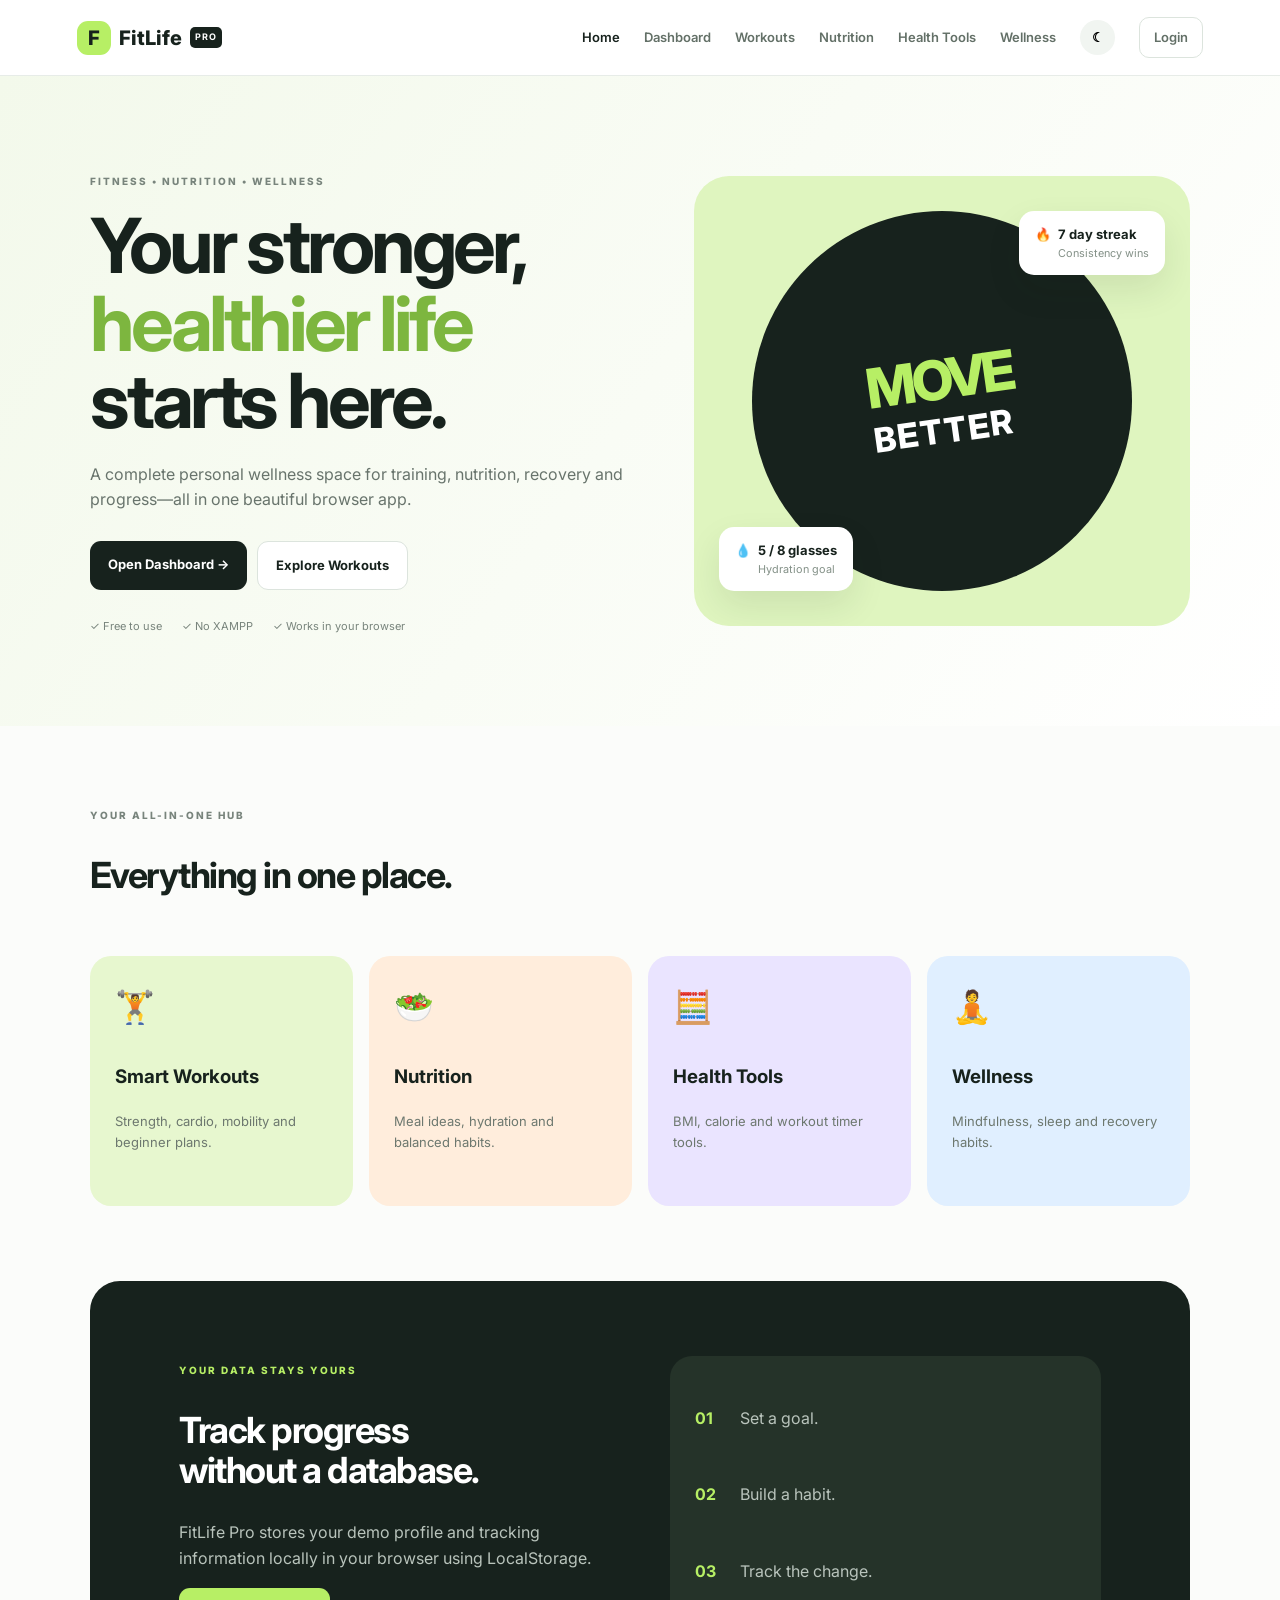
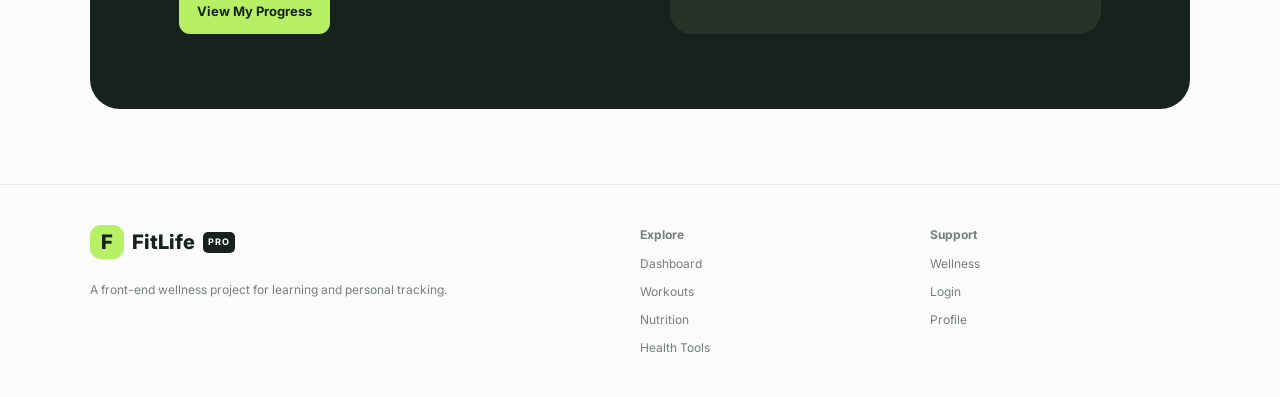
<file: FitLife_Pro/index.html>
<!doctype html><html lang="en"><head><meta charset="utf-8"><meta name="viewport" content="width=device-width,initial-scale=1"><title>FitLife Pro | Fitness & Wellness</title><link rel="stylesheet" href="assets/css/style.css"><link rel="preconnect" href="https://fonts.googleapis.com"><link href="https://fonts.googleapis.com/css2?family=Inter:wght@400;500;600;700;800&display=swap" rel="stylesheet"></head><body>
<header class="nav"><a class="logo" href="index.html"><span>F</span> FitLife <b>PRO</b></a><button class="hamb" onclick="toggleNav()">☰</button><nav id="nav"><a class="active" href="index.html">Home</a><a href="dashboard.html">Dashboard</a><a href="workouts.html">Workouts</a><a href="nutrition.html">Nutrition</a><a href="tools.html">Health Tools</a><a href="wellness.html">Wellness</a><button class="theme" onclick="toggleTheme()">☾</button><a class="login-link" href="login.html">Login</a></nav></header>
<main>
<section class="hero"><div><span class="eyebrow">FITNESS • NUTRITION • WELLNESS</span><h1>Your stronger,<br><em>healthier life</em> starts here.</h1><p>A complete personal wellness space for training, nutrition, recovery and progress—all in one beautiful browser app.</p><div class="actions"><a class="btn primary" href="dashboard.html">Open Dashboard →</a><a class="btn ghost" href="workouts.html">Explore Workouts</a></div><div class="trust"><span>✓ Free to use</span><span>✓ No XAMPP</span><span>✓ Works in your browser</span></div></div><div class="hero-art"><div class="orb"></div><div class="hero-word">MOVE<br><span>BETTER</span></div><div class="float one">🔥 <b>7 day streak</b><small>Consistency wins</small></div><div class="float two">💧 <b>5 / 8 glasses</b><small>Hydration goal</small></div></div></section>
<section class="section"><div class="section-head"><div><span class="eyebrow">YOUR ALL-IN-ONE HUB</span><h2>Everything in one place.</h2></div></div><div class="grid4"><a class="tile t1" href="workouts.html"><i>🏋️</i><h3>Smart Workouts</h3><p>Strength, cardio, mobility and beginner plans.</p></a><a class="tile t2" href="nutrition.html"><i>🥗</i><h3>Nutrition</h3><p>Meal ideas, hydration and balanced habits.</p></a><a class="tile t3" href="tools.html"><i>🧮</i><h3>Health Tools</h3><p>BMI, calorie and workout timer tools.</p></a><a class="tile t4" href="wellness.html"><i>🧘</i><h3>Wellness</h3><p>Mindfulness, sleep and recovery habits.</p></a></div></section>
<section class="section dark"><div><span class="eyebrow lime">YOUR DATA STAYS YOURS</span><h2>Track progress<br>without a database.</h2><p>FitLife Pro stores your demo profile and tracking information locally in your browser using LocalStorage.</p><a class="btn light" href="dashboard.html">View My Progress</a></div><div class="quote"><strong>01</strong><p>Set a goal.</p><strong>02</strong><p>Build a habit.</p><strong>03</strong><p>Track the change.</p></div></section>
</main><footer><div><a class="logo" href="index.html"><span>F</span> FitLife <b>PRO</b></a><p>A front-end wellness project for learning and personal tracking.</p></div><div><b>Explore</b><a href="dashboard.html">Dashboard</a><a href="workouts.html">Workouts</a><a href="nutrition.html">Nutrition</a><a href="tools.html">Health Tools</a></div><div><b>Support</b><a href="wellness.html">Wellness</a><a href="login.html">Login</a><a href="profile.html">Profile</a></div></footer><script src="assets/js/app.js"></script></body></html>
</file>
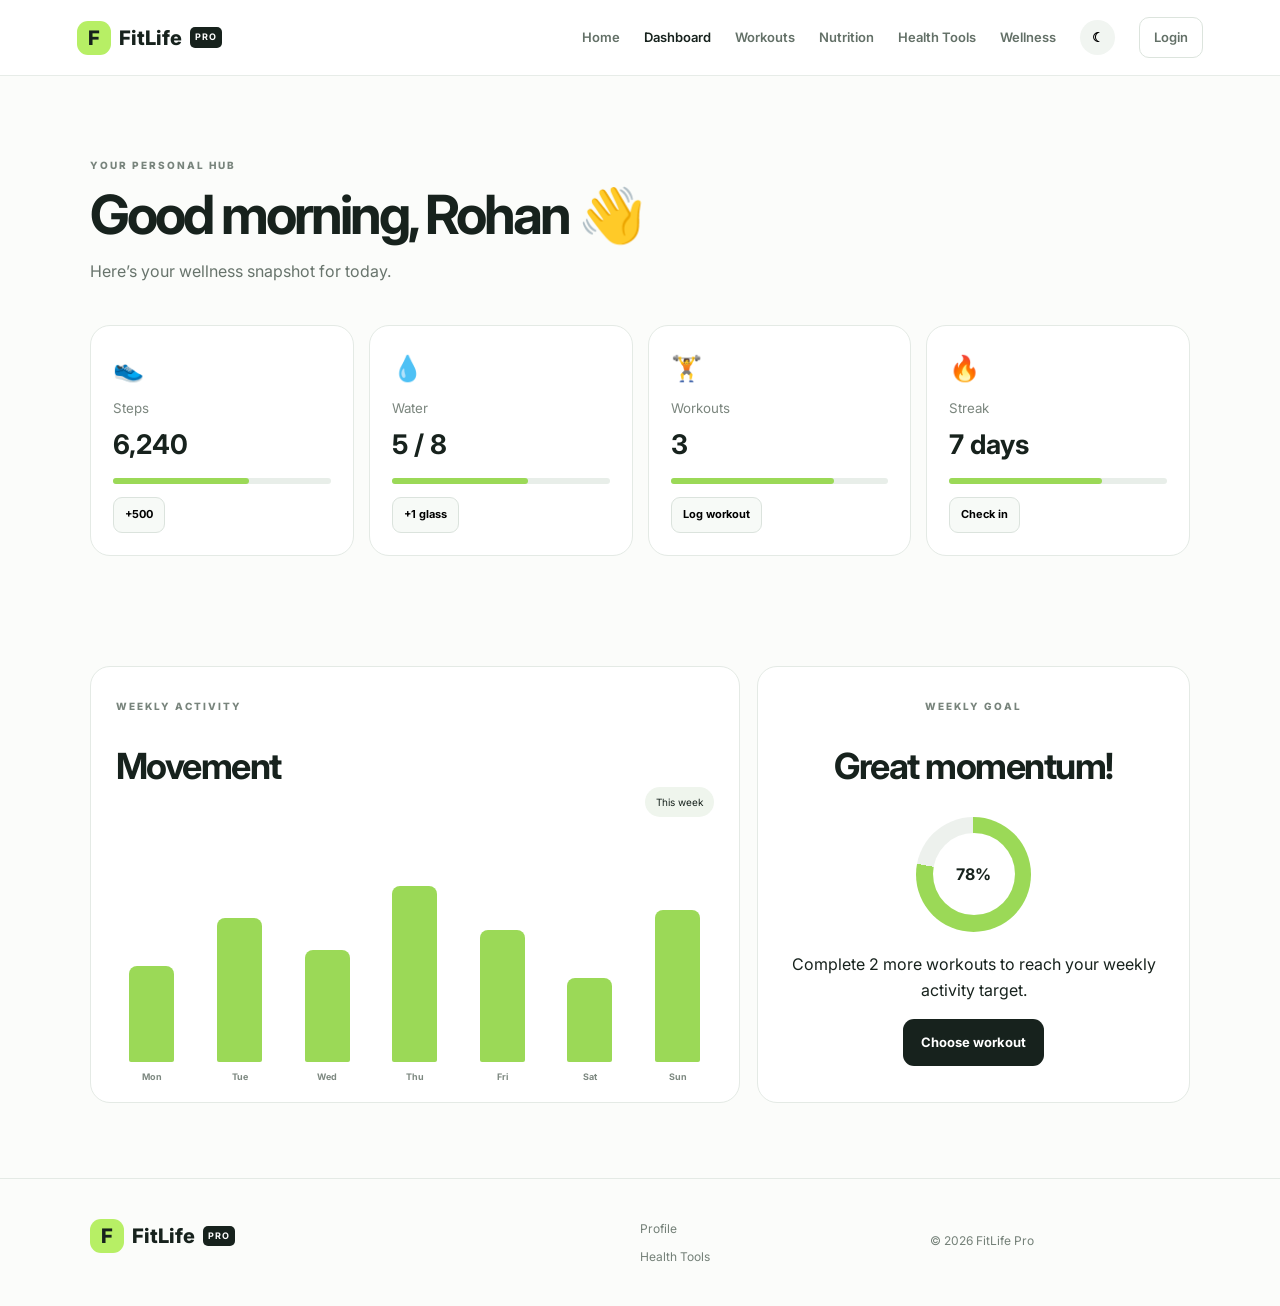
<file: FitLife_Pro/dashboard.html>
<!doctype html><html lang="en"><head><meta charset="utf-8"><meta name="viewport" content="width=device-width,initial-scale=1"><title>Dashboard | FitLife Pro</title><link rel="stylesheet" href="assets/css/style.css"><link href="https://fonts.googleapis.com/css2?family=Inter:wght@400;500;600;700;800&display=swap" rel="stylesheet"></head><body><header class="nav"><a class="logo" href="index.html"><span>F</span> FitLife <b>PRO</b></a><button class="hamb" onclick="toggleNav()">☰</button><nav id="nav"><a href="index.html">Home</a><a class="active" href="dashboard.html">Dashboard</a><a href="workouts.html">Workouts</a><a href="nutrition.html">Nutrition</a><a href="tools.html">Health Tools</a><a href="wellness.html">Wellness</a><button class="theme" onclick="toggleTheme()">☾</button><a class="login-link" href="login.html">Login</a></nav></header>
<main><section class="page"><span class="eyebrow">YOUR PERSONAL HUB</span><h1>Good morning, <span id="userName">Rohan</span> 👋</h1><p>Here’s your wellness snapshot for today.</p><div class="statgrid"><div class="stat"><span>👟</span><small>Steps</small><strong id="steps">6240</strong><div class="bar"><i id="stepsBar"></i></div><button onclick="addSteps()">+500</button></div><div class="stat"><span>💧</span><small>Water</small><strong id="water">5 / 8</strong><div class="bar"><i id="waterBar"></i></div><button onclick="addWater()">+1 glass</button></div><div class="stat"><span>🏋️</span><small>Workouts</small><strong id="workouts">3</strong><div class="bar"><i id="workoutBar"></i></div><button onclick="addWorkout()">Log workout</button></div><div class="stat"><span>🔥</span><small>Streak</small><strong id="streak">7 days</strong><div class="bar"><i style="width:70%"></i></div><button onclick="checkIn()">Check in</button></div></div></section>
<section class="section compact"><div class="dashboard2"><div class="panel"><div class="panelhead"><div><span class="eyebrow">WEEKLY ACTIVITY</span><h2>Movement</h2></div><span class="pill">This week</span></div><div class="chart"><i style="height:48%"><b>Mon</b></i><i style="height:72%"><b>Tue</b></i><i style="height:56%"><b>Wed</b></i><i style="height:88%"><b>Thu</b></i><i style="height:66%"><b>Fri</b></i><i style="height:42%"><b>Sat</b></i><i style="height:76%"><b>Sun</b></i></div></div><div class="panel goal"><span class="eyebrow">WEEKLY GOAL</span><h2>Great momentum!</h2><div class="ring"><strong>78%</strong></div><p>Complete 2 more workouts to reach your weekly activity target.</p><a class="btn primary" href="workouts.html">Choose workout</a></div></div></section></main><footer><div><a class="logo" href="index.html"><span>F</span> FitLife <b>PRO</b></a></div><div><a href="profile.html">Profile</a><a href="tools.html">Health Tools</a></div><p>© 2026 FitLife Pro</p></footer><script src="assets/js/app.js"></script></body></html>
</file>
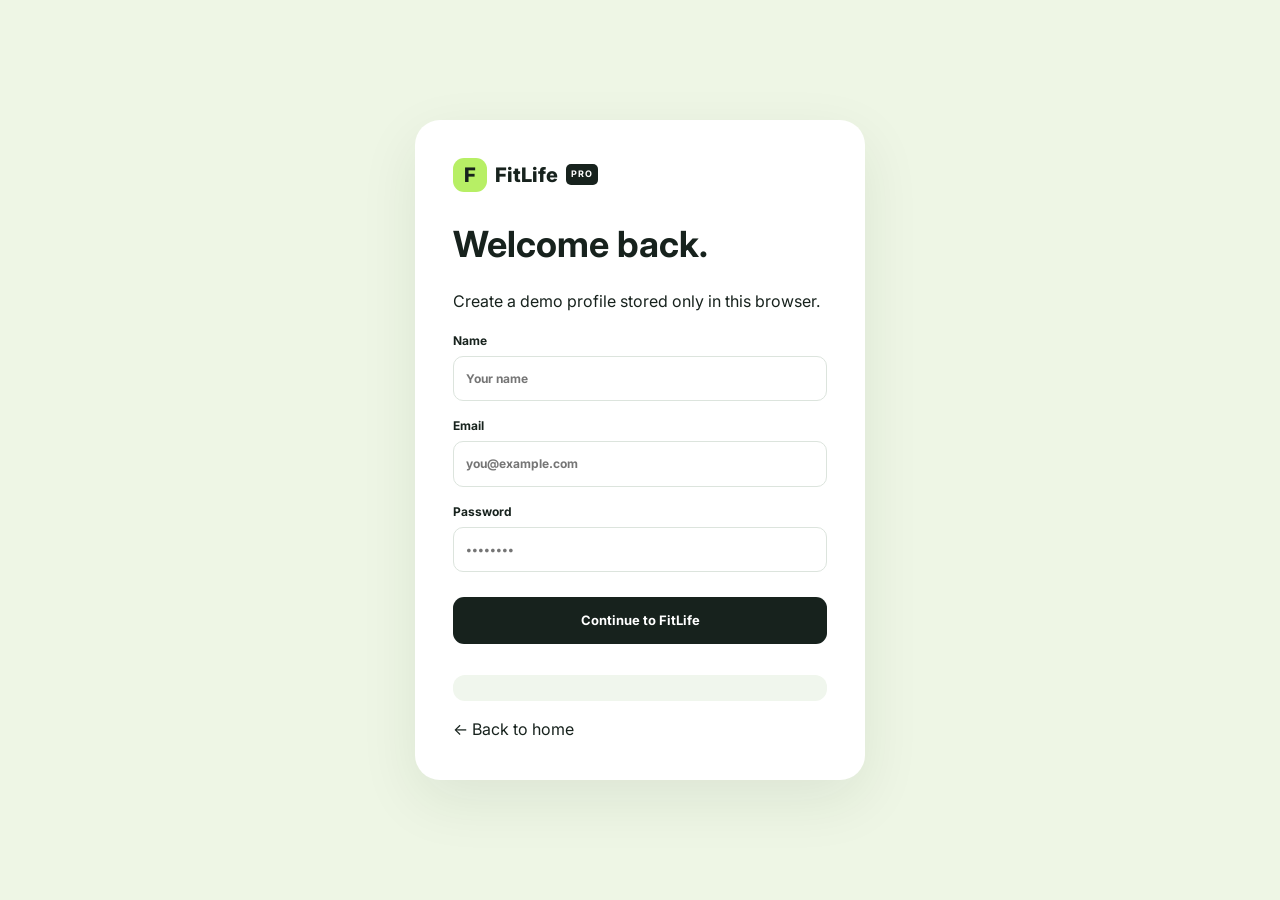
<file: FitLife_Pro/login.html>
<!doctype html><html lang="en"><head><meta charset="utf-8"><meta name="viewport" content="width=device-width,initial-scale=1"><title>Login | FitLife Pro</title><link rel="stylesheet" href="assets/css/style.css"><link href="https://fonts.googleapis.com/css2?family=Inter:wght@400;500;600;700;800&display=swap" rel="stylesheet"></head><body class="authbody"><div class="auth"><a class="logo" href="index.html"><span>F</span> FitLife <b>PRO</b></a><h1>Welcome back.</h1><p>Create a demo profile stored only in this browser.</p><label>Name<input id="loginName" placeholder="Your name"></label><label>Email<input id="loginEmail" type="email" placeholder="you@example.com"></label><label>Password<input id="loginPass" type="password" placeholder="••••••••"></label><button class="btn primary full" onclick="login()">Continue to FitLife</button><p id="loginMsg" class="result"></p><a href="index.html">← Back to home</a></div></body><script src="assets/js/app.js"></script></html>
</file>
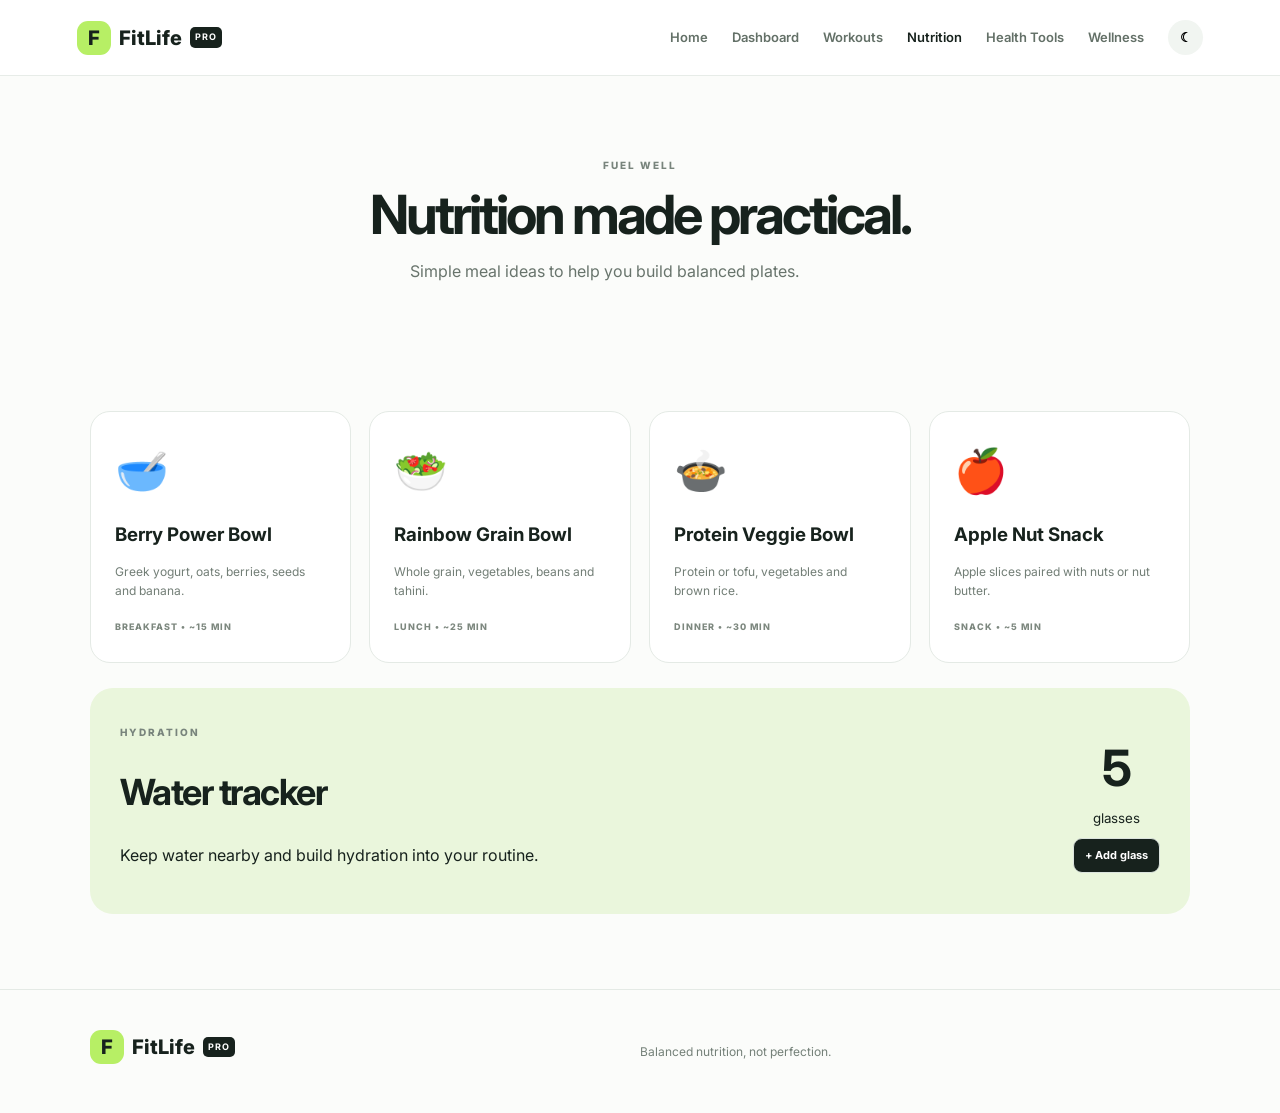
<file: FitLife_Pro/nutrition.html>
<!doctype html><html lang="en"><head><meta charset="utf-8"><meta name="viewport" content="width=device-width,initial-scale=1"><title>Nutrition | FitLife Pro</title><link rel="stylesheet" href="assets/css/style.css"><link href="https://fonts.googleapis.com/css2?family=Inter:wght@400;500;600;700;800&display=swap" rel="stylesheet"></head><body><header class="nav"><a class="logo" href="index.html"><span>F</span> FitLife <b>PRO</b></a><button class="hamb" onclick="toggleNav()">☰</button><nav id="nav"><a href="index.html">Home</a><a href="dashboard.html">Dashboard</a><a href="workouts.html">Workouts</a><a class="active" href="nutrition.html">Nutrition</a><a href="tools.html">Health Tools</a><a href="wellness.html">Wellness</a><button class="theme" onclick="toggleTheme()">☾</button></nav></header><main><section class="page center"><span class="eyebrow">FUEL WELL</span><h1>Nutrition made practical.</h1><p>Simple meal ideas to help you build balanced plates.</p></section><section class="section compact"><div class="cards4"><article class="meal"><b>🥣</b><h3>Berry Power Bowl</h3><p>Greek yogurt, oats, berries, seeds and banana.</p><small>Breakfast • ~15 min</small></article><article class="meal"><b>🥗</b><h3>Rainbow Grain Bowl</h3><p>Whole grain, vegetables, beans and tahini.</p><small>Lunch • ~25 min</small></article><article class="meal"><b>🍲</b><h3>Protein Veggie Bowl</h3><p>Protein or tofu, vegetables and brown rice.</p><small>Dinner • ~30 min</small></article><article class="meal"><b>🍎</b><h3>Apple Nut Snack</h3><p>Apple slices paired with nuts or nut butter.</p><small>Snack • ~5 min</small></article></div><div class="nutrition-box"><div><span class="eyebrow">HYDRATION</span><h2>Water tracker</h2><p>Keep water nearby and build hydration into your routine.</p></div><div class="waterbig"><strong id="waterBig">5</strong><small>glasses</small><button onclick="addWater('waterBig')">+ Add glass</button></div></div></section></main><footer><div><a class="logo" href="index.html"><span>F</span> FitLife <b>PRO</b></a></div><p>Balanced nutrition, not perfection.</p></footer><script src="assets/js/app.js"></script></body></html>
</file>
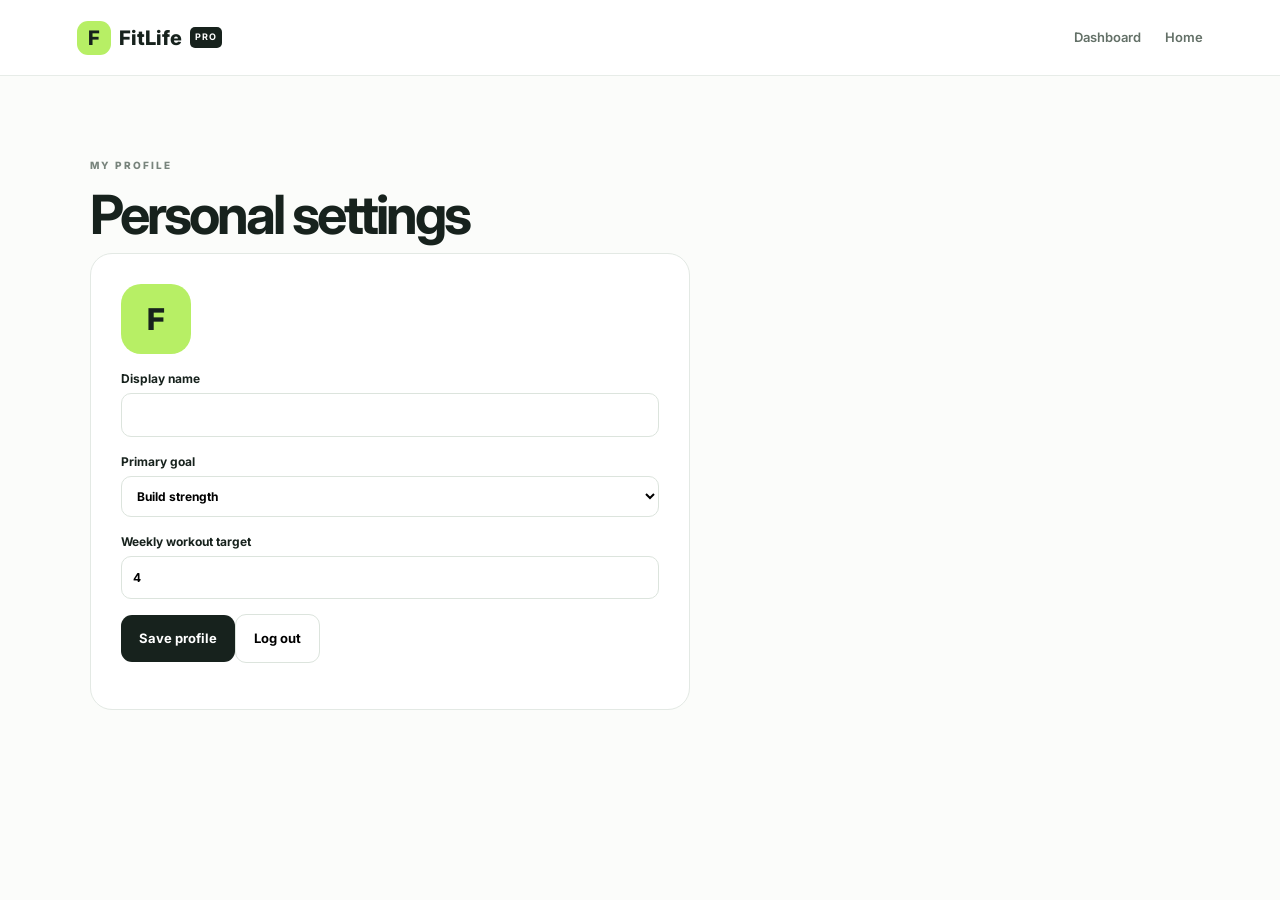
<file: FitLife_Pro/profile.html>
<!doctype html><html lang="en"><head><meta charset="utf-8"><meta name="viewport" content="width=device-width,initial-scale=1"><title>Profile | FitLife Pro</title><link rel="stylesheet" href="assets/css/style.css"><link href="https://fonts.googleapis.com/css2?family=Inter:wght@400;500;600;700;800&rel="stylesheet" media="all" rel="stylesheet"></head><body><header class="nav"><a class="logo" href="index.html"><span>F</span> FitLife <b>PRO</b></a><nav><a href="dashboard.html">Dashboard</a><a href="index.html">Home</a></nav></header><main><section class="page"><span class="eyebrow">MY PROFILE</span><h1>Personal settings</h1><div class="profile"><div class="avatar">F</div><label>Display name<input id="profileName"></label><label>Primary goal<select id="goal"><option>Build strength</option><option>Improve fitness</option><option>Increase mobility</option><option>Build healthy habits</option></select></label><label>Weekly workout target<input id="target" type="number" min="1" max="14" value="4"></label><button class="btn primary" onclick="saveProfile()">Save profile</button><button class="btn ghost" onclick="logout()">Log out</button><p id="profileMsg"></p></div></section></main><script src="assets/js/app.js"></script></body></html>
</file>
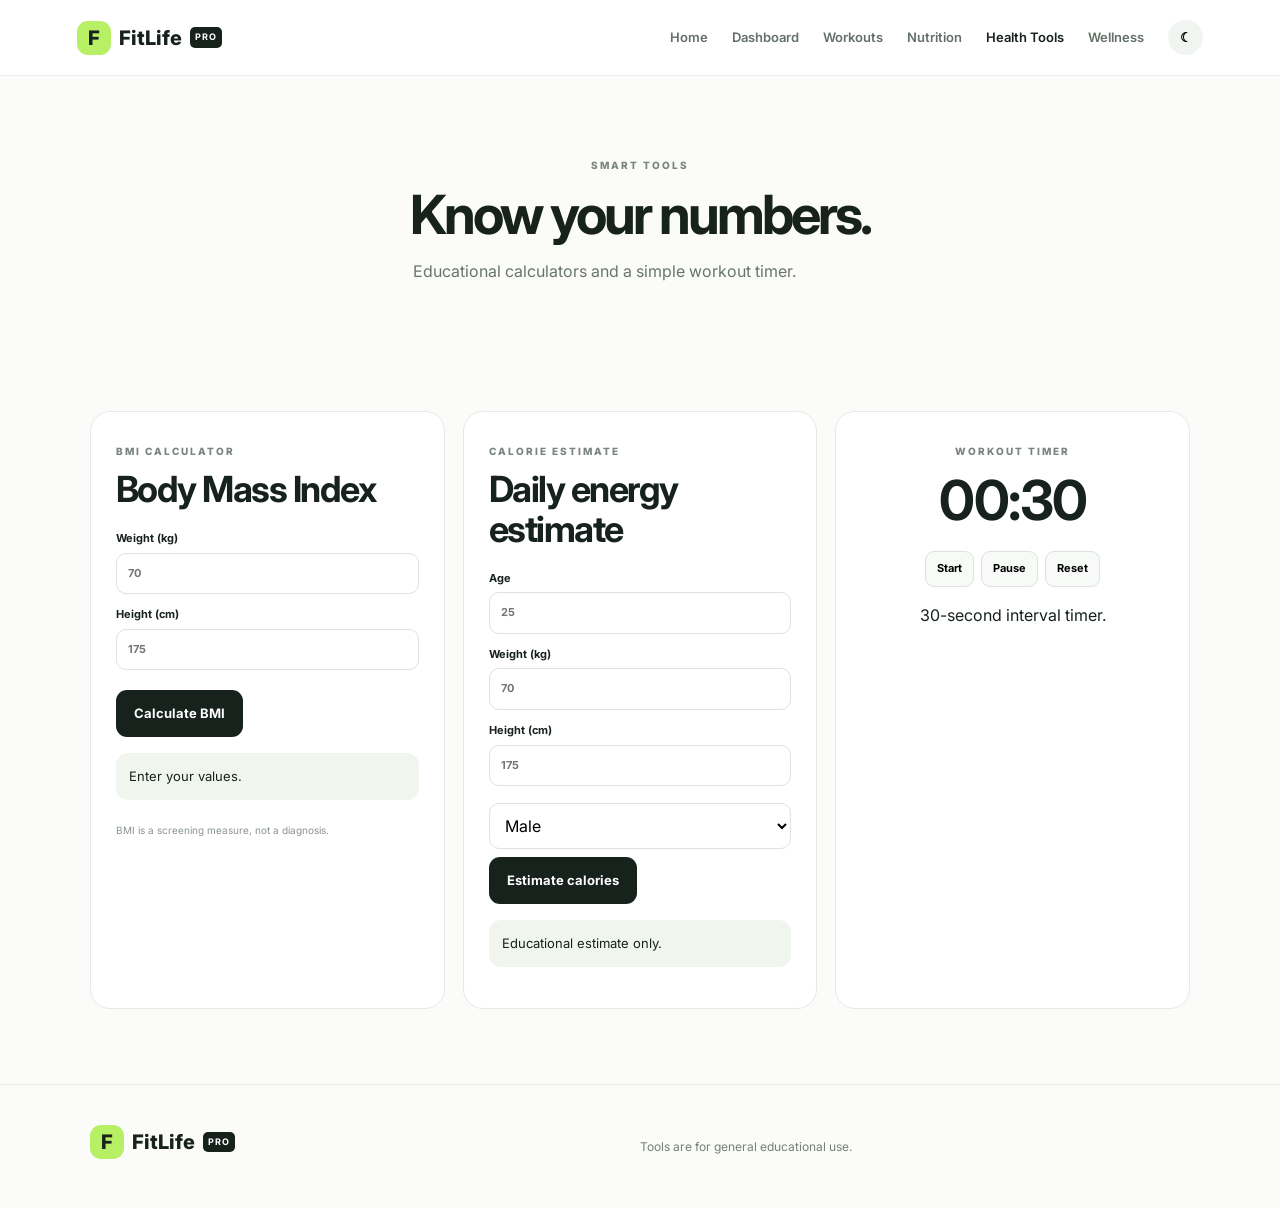
<file: FitLife_Pro/tools.html>
<!doctype html><html lang="en"><head><meta charset="utf-8"><meta name="viewport" content="width=device-width,initial-scale=1"><title>Health Tools | FitLife Pro</title><link rel="stylesheet" href="assets/css/style.css"><link href="https://fonts.googleapis.com/css2?family=Inter:wght@400;500;600;700;800&display=swap" rel="stylesheet"></head><body><header class="nav"><a class="logo" href="index.html"><span>F</span> FitLife <b>PRO</b></a><button class="hamb" onclick="toggleNav()">☰</button><nav id="nav"><a href="index.html">Home</a><a href="dashboard.html">Dashboard</a><a href="workouts.html">Workouts</a><a href="nutrition.html">Nutrition</a><a class="active" href="tools.html">Health Tools</a><a href="wellness.html">Wellness</a><button class="theme" onclick="toggleTheme()">☾</button></nav></header><main><section class="page center"><span class="eyebrow">SMART TOOLS</span><h1>Know your numbers.</h1><p>Educational calculators and a simple workout timer.</p></section><section class="section compact"><div class="toolgrid"><div class="tool"><span class="eyebrow">BMI CALCULATOR</span><h2>Body Mass Index</h2><label>Weight (kg)<input id="weight" type="number" placeholder="70"></label><label>Height (cm)<input id="height" type="number" placeholder="175"></label><button class="btn primary" onclick="calcBMI()">Calculate BMI</button><div id="bmiResult" class="result">Enter your values.</div><small>BMI is a screening measure, not a diagnosis.</small></div><div class="tool"><span class="eyebrow">CALORIE ESTIMATE</span><h2>Daily energy estimate</h2><label>Age<input id="age" type="number" placeholder="25"></label><label>Weight (kg)<input id="cw" type="number" placeholder="70"></label><label>Height (cm)<input id="ch" type="number" placeholder="175"></label><select id="sex"><option value="male">Male</option><option value="female">Female</option></select><button class="btn primary" onclick="calcCalories()">Estimate calories</button><div id="calResult" class="result">Educational estimate only.</div></div><div class="tool timer"><span class="eyebrow">WORKOUT TIMER</span><h2 id="timer">00:30</h2><div class="timerbuttons"><button onclick="startTimer()">Start</button><button onclick="pauseTimer()">Pause</button><button onclick="resetTimer()">Reset</button></div><p>30-second interval timer.</p></div></div></section></main><footer><div><a class="logo" href="index.html"><span>F</span> FitLife <b>PRO</b></a></div><p>Tools are for general educational use.</p></footer><script src="assets/js/app.js"></script></body></html>
</file>
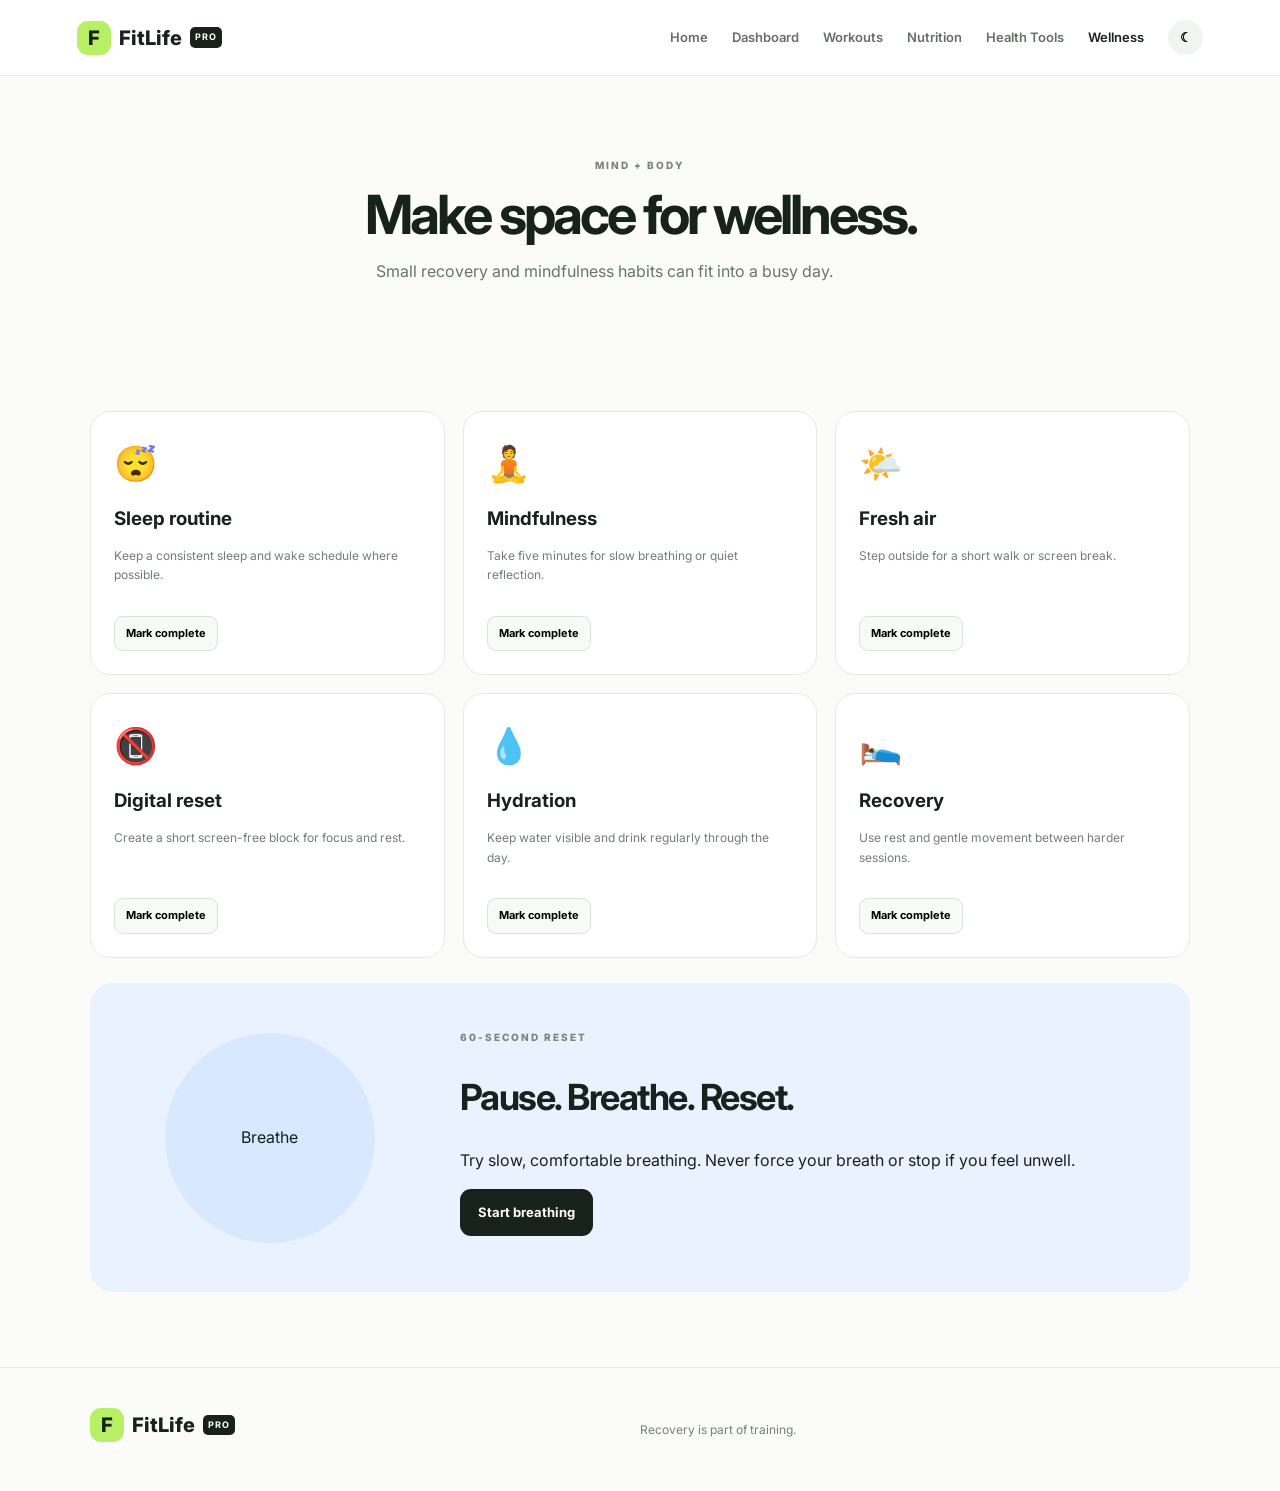
<file: FitLife_Pro/wellness.html>
<!doctype html><html lang="en"><head><meta charset="utf-8"><meta name="viewport" content="width=device-width,initial-scale=1"><title>Wellness | FitLife Pro</title><link rel="stylesheet" href="assets/css/style.css"><link href="https://fonts.googleapis.com/css2?family=Inter:wght@400;500;600;700;800&display=swap" rel="stylesheet"></head><body><header class="nav"><a class="logo" href="index.html"><span>F</span> FitLife <b>PRO</b></a><button class="hamb" onclick="toggleNav()">☰</button><nav id="nav"><a href="index.html">Home</a><a href="dashboard.html">Dashboard</a><a href="workouts.html">Workouts</a><a href="nutrition.html">Nutrition</a><a href="tools.html">Health Tools</a><a class="active" href="wellness.html">Wellness</a><button class="theme" onclick="toggleTheme()">☾</button></nav></header><main><section class="page center"><span class="eyebrow">MIND + BODY</span><h1>Make space for wellness.</h1><p>Small recovery and mindfulness habits can fit into a busy day.</p></section><section class="section compact"><div class="habitgrid"><article class="habit"><b>😴</b><h3>Sleep routine</h3><p>Keep a consistent sleep and wake schedule where possible.</p><button onclick="habit(this)">Mark complete</button></article><article class="habit"><b>🧘</b><h3>Mindfulness</h3><p>Take five minutes for slow breathing or quiet reflection.</p><button onclick="habit(this)">Mark complete</button></article><article class="habit"><b>🌤️</b><h3>Fresh air</h3><p>Step outside for a short walk or screen break.</p><button onclick="habit(this)">Mark complete</button></article><article class="habit"><b>📵</b><h3>Digital reset</h3><p>Create a short screen-free block for focus and rest.</p><button onclick="habit(this)">Mark complete</button></article><article class="habit"><b>💧</b><h3>Hydration</h3><p>Keep water visible and drink regularly through the day.</p><button onclick="habit(this)">Mark complete</button></article><article class="habit"><b>🛌</b><h3>Recovery</h3><p>Use rest and gentle movement between harder sessions.</p><button onclick="habit(this)">Mark complete</button></article></div><div class="breath"><div id="breathCircle">Breathe</div><div><span class="eyebrow">60-SECOND RESET</span><h2>Pause. Breathe. Reset.</h2><p>Try slow, comfortable breathing. Never force your breath or stop if you feel unwell.</p><button class="btn primary" onclick="breath()">Start breathing</button><p id="breathText"></p></div></div></section></main><footer><div><a class="logo" href="index.html"><span>F</span> FitLife <b>PRO</b></a></div><p>Recovery is part of training.</p></footer><script src="assets/js/app.js"></script></body></html>
</file>
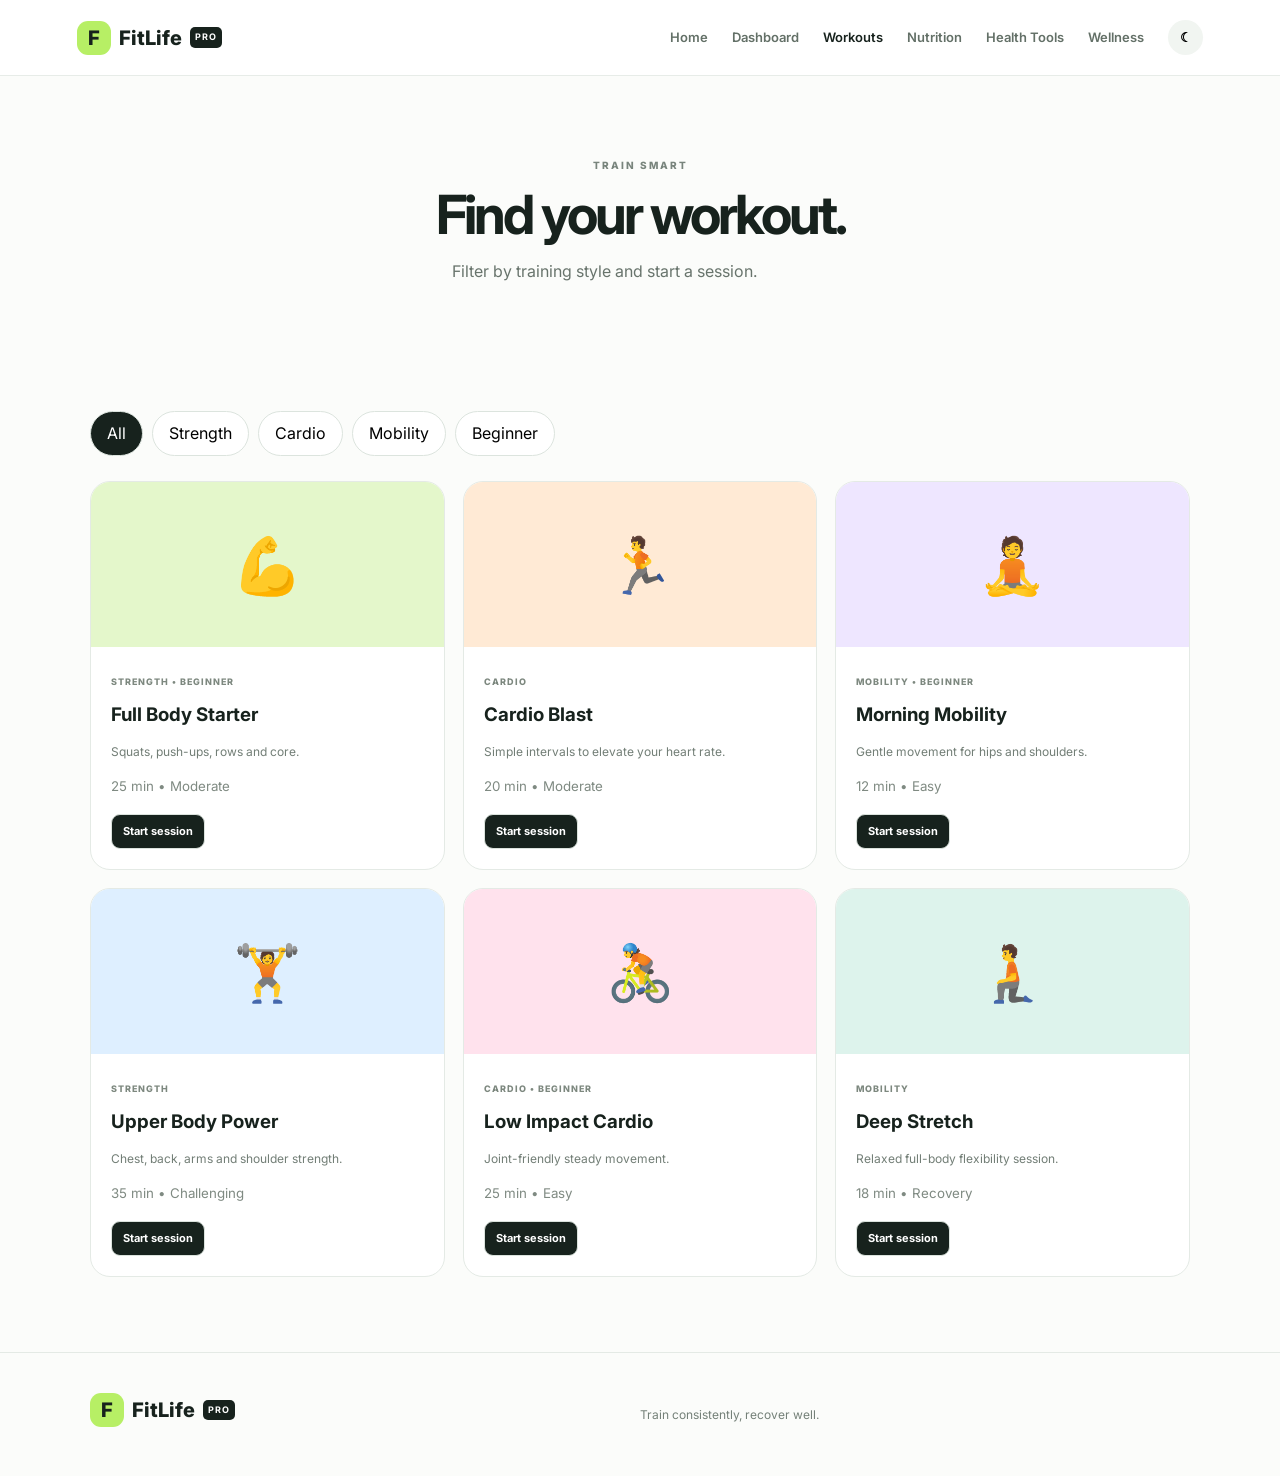
<file: FitLife_Pro/workouts.html>
<!doctype html><html lang="en"><head><meta charset="utf-8"><meta name="viewport" content="width=device-width,initial-scale=1"><title>Workouts | FitLife Pro</title><link rel="stylesheet" href="assets/css/style.css"><link href="https://fonts.googleapis.com/css2?family=Inter:wght@400;500;600;700;800&display=swap" rel="stylesheet"></head><body><header class="nav"><a class="logo" href="index.html"><span>F</span> FitLife <b>PRO</b></a><button class="hamb" onclick="toggleNav()">☰</button><nav id="nav"><a href="index.html">Home</a><a href="dashboard.html">Dashboard</a><a class="active" href="workouts.html">Workouts</a><a href="nutrition.html">Nutrition</a><a href="tools.html">Health Tools</a><a href="wellness.html">Wellness</a><button class="theme" onclick="toggleTheme()">☾</button></nav></header><main><section class="page center"><span class="eyebrow">TRAIN SMART</span><h1>Find your workout.</h1><p>Filter by training style and start a session.</p></section><section class="section compact"><div class="filters"><button class="active" data-filter="all">All</button><button data-filter="strength">Strength</button><button data-filter="cardio">Cardio</button><button data-filter="mobility">Mobility</button><button data-filter="beginner">Beginner</button></div><div class="cards3"><article class="workout" data-type="strength beginner"><div class="cover c1">💪</div><div><span>Strength • Beginner</span><h3>Full Body Starter</h3><p>Squats, push-ups, rows and core.</p><small>25 min • Moderate</small><button onclick="startWorkout('Full Body Starter',25)">Start session</button></div></article><article class="workout" data-type="cardio"><div class="cover c2">🏃</div><div><span>Cardio</span><h3>Cardio Blast</h3><p>Simple intervals to elevate your heart rate.</p><small>20 min • Moderate</small><button onclick="startWorkout('Cardio Blast',20)">Start session</button></div></article><article class="workout" data-type="mobility beginner"><div class="cover c3">🧘</div><div><span>Mobility • Beginner</span><h3>Morning Mobility</h3><p>Gentle movement for hips and shoulders.</p><small>12 min • Easy</small><button onclick="startWorkout('Morning Mobility',12)">Start session</button></div></article><article class="workout" data-type="strength"><div class="cover c4">🏋️</div><div><span>Strength</span><h3>Upper Body Power</h3><p>Chest, back, arms and shoulder strength.</p><small>35 min • Challenging</small><button onclick="startWorkout('Upper Body Power',35)">Start session</button></div></article><article class="workout" data-type="cardio beginner"><div class="cover c5">🚴</div><div><span>Cardio • Beginner</span><h3>Low Impact Cardio</h3><p>Joint-friendly steady movement.</p><small>25 min • Easy</small><button onclick="startWorkout('Low Impact Cardio',25)">Start session</button></div></article><article class="workout" data-type="mobility"><div class="cover c6">🧎</div><div><span>Mobility</span><h3>Deep Stretch</h3><p>Relaxed full-body flexibility session.</p><small>18 min • Recovery</small><button onclick="startWorkout('Deep Stretch',18)">Start session</button></div></article></div></section></main><footer><div><a class="logo" href="index.html"><span>F</span> FitLife <b>PRO</b></a></div><p>Train consistently, recover well.</p></footer><script src="assets/js/app.js"></script></body></html>
</file>
<file: FitLife_Pro/assets/css/style.css>
*{box-sizing:border-box}html{scroll-behavior:smooth}body{margin:0;font-family:Inter,Arial,sans-serif;color:#17221d;background:#fbfcfa;line-height:1.6;transition:.2s}a{text-decoration:none;color:inherit}button,input,select{font:inherit}.nav{height:76px;display:flex;align-items:center;justify-content:space-between;padding:0 6%;background:#fff;border-bottom:1px solid #e7ece8;position:sticky;top:0;z-index:20}.logo{font-weight:800;font-size:20px;display:flex;align-items:center;gap:8px}.logo span{display:grid;place-items:center;width:34px;height:34px;border-radius:11px;background:#b7ef65}.logo b{font-size:9px;letter-spacing:1px;background:#17221d;color:#fff;border-radius:5px;padding:3px 5px}.nav nav{display:flex;align-items:center;gap:24px;font-size:13px;font-weight:600;color:#637067}.nav nav a:hover,.nav nav .active{color:#17221d}.login-link{border:1px solid #dce4dd;padding:9px 14px;border-radius:10px}.theme{border:0;background:#f1f5f1;border-radius:50%;width:35px;height:35px;cursor:pointer}.hamb{display:none;border:0;background:none;font-size:24px}.hero{min-height:650px;padding:75px 7%;display:grid;grid-template-columns:1.05fr .95fr;gap:55px;align-items:center;background:linear-gradient(125deg,#f3f9eb,#fff)}.eyebrow{font-size:10px;letter-spacing:2px;font-weight:800;color:#78847c}.hero h1{font-size:clamp(45px,6vw,76px);line-height:1.02;letter-spacing:-4px;margin:15px 0 22px}.hero h1 em{font-style:normal;color:#7db63f}.hero p,.page>p{color:#68746c;max-width:600px}.actions{display:flex;gap:10px;margin:28px 0}.btn{border:0;border-radius:11px;padding:13px 18px;font-weight:700;font-size:13px;cursor:pointer;display:inline-block}.primary{background:#17221d;color:#fff}.ghost{background:#fff;border:1px solid #dce4dd}.light{background:#b7ef65;color:#17221d}.trust{display:flex;gap:20px;color:#78847c;font-size:11px}.hero-art{height:450px;border-radius:35px;background:#dff5bf;position:relative;display:grid;place-items:center;overflow:hidden}.orb{position:absolute;width:380px;height:380px;background:#17221d;border-radius:50%}.hero-word{z-index:2;color:#b7ef65;font-weight:800;font-size:55px;line-height:.8;letter-spacing:-4px;transform:rotate(-8deg)}.hero-word span{color:#fff;font-size:34px;letter-spacing:2px}.float{position:absolute;z-index:3;background:#fff;padding:13px 16px;border-radius:15px;box-shadow:0 15px 35px #10261918;font-size:13px;display:grid;grid-template-columns:auto 1fr;column-gap:7px}.float small{grid-column:2;color:#839087}.float.one{top:35px;right:25px}.float.two{bottom:35px;left:25px}.section{padding:75px 7%}.compact{padding-top:35px}.section-head,.panelhead{display:flex;justify-content:space-between;align-items:end;margin-bottom:30px}.section h2{font-size:36px;letter-spacing:-1.5px;line-height:1.1}.grid4{display:grid;grid-template-columns:repeat(4,1fr);gap:16px}.tile{min-height:250px;padding:25px;border-radius:21px;transition:.2s}.tile:hover{transform:translateY(-4px)}.tile i{font-style:normal;font-size:32px}.tile h3{margin-top:30px}.tile p{color:#6d786f;font-size:13px}.t1{background:#e7f7cf}.t2{background:#ffeddc}.t3{background:#eae4ff}.t4{background:#e0efff}.dark{max-width:86%;margin:0 auto 75px;background:#17221d;color:#fff;border-radius:30px;display:grid;grid-template-columns:1fr 1fr;gap:60px}.dark p{color:#b9c4bc}.lime{color:#b7ef65}.quote{background:#253329;border-radius:22px;padding:25px;display:grid;grid-template-columns:45px 1fr;align-items:center}.quote strong{color:#b7ef65}.page{padding:75px 7%;max-width:1300px;margin:auto}.page.center{text-align:center;max-width:850px}.page h1{font-size:54px;letter-spacing:-3px;line-height:1.05;margin:10px 0}.statgrid{display:grid;grid-template-columns:repeat(4,1fr);gap:15px;margin-top:40px}.stat,.panel,.tool,.meal,.habit,.workout{background:#fff;border:1px solid #e4eae5;border-radius:20px}.stat{padding:22px}.stat>span{font-size:25px}.stat small{display:block;color:#7b867e;margin-top:10px}.stat strong{font-size:27px;display:block;margin:4px 0 12px}.stat button,.habit button,.workout button,.waterbig button,.timerbuttons button{border:1px solid #dbe3dd;background:#f7faf7;padding:8px 11px;border-radius:9px;cursor:pointer;font-size:11px;font-weight:700}.bar{height:6px;background:#e8eee9;border-radius:10px;margin-bottom:13px}.bar i{display:block;height:100%;width:0;background:#9bd957;border-radius:10px}.dashboard2{display:grid;grid-template-columns:1.5fr 1fr;gap:17px}.panel{padding:25px}.pill{background:#eff5ed;border-radius:20px;padding:7px 11px;font-size:10px}.chart{height:230px;display:flex;align-items:end;justify-content:space-around;gap:15px;padding:15px 0}.chart i{width:10%;max-width:45px;background:#9bd957;border-radius:8px 8px 2px 2px;position:relative}.chart b{position:absolute;top:calc(100% + 8px);left:50%;transform:translateX(-50%);font-size:9px;color:#7d8880;font-style:normal}.goal{text-align:center}.ring{width:115px;height:115px;border-radius:50%;margin:20px auto;background:conic-gradient(#9bd957 0 78%,#edf1ed 78%);display:grid;place-items:center}.ring strong{background:#fff;width:82px;height:82px;border-radius:50%;display:grid;place-items:center}.cards3{display:grid;grid-template-columns:repeat(3,1fr);gap:18px}.workout{overflow:hidden}.cover{height:165px;display:grid;place-items:center;font-size:55px}.c1{background:#e4f7cb}.c2{background:#ffead5}.c3{background:#eee6ff}.c4{background:#deefff}.c5{background:#ffe2ed}.c6{background:#ddf3ec}.workout>div:last-child{padding:20px}.workout span,.meal small{font-size:9px;text-transform:uppercase;letter-spacing:1px;font-weight:800;color:#7d887f}.workout h3{margin:7px 0}.workout p,.meal p,.habit p{font-size:12px;color:#727e76}.workout small{color:#7f8a82}.workout button{display:block;margin-top:15px;background:#17221d;color:white}.filters{display:flex;gap:9px;flex-wrap:wrap;margin-bottom:25px}.filters button{border:1px solid #dce4de;background:#fff;border-radius:25px;padding:9px 16px;cursor:pointer}.filters button.active{background:#17221d;color:#fff}.cards4{display:grid;grid-template-columns:repeat(4,1fr);gap:18px}.meal{padding:24px}.meal>b{font-size:43px}.meal h3{margin:15px 0 5px}.nutrition-box{margin-top:25px;border-radius:23px;padding:30px;background:#eaf6dc;display:flex;justify-content:space-between;align-items:center}.waterbig{display:grid;justify-items:center}.waterbig strong{font-size:50px}.waterbig button{background:#17221d;color:#fff;margin-top:8px}.toolgrid{display:grid;grid-template-columns:repeat(3,1fr);gap:18px}.tool{padding:25px}.tool h2{margin:8px 0 20px}.tool label{display:block;font-size:11px;font-weight:700;margin:12px 0}.tool input,.tool select,.profile input,.profile select{width:100%;margin-top:5px;border:1px solid #dce4dd;border-radius:10px;padding:11px;background:#fff}.tool .btn{margin-top:8px}.result{margin:16px 0;padding:13px;border-radius:12px;background:#f0f6ed;font-size:13px}.tool>small{color:#89948c;font-size:10px}.timer{text-align:center}.timer h2{font-size:55px}.timerbuttons{display:flex;justify-content:center;gap:7px}.habitgrid{display:grid;grid-template-columns:repeat(3,1fr);gap:18px}.habit{padding:23px}.habit>b{font-size:35px}.habit h3{margin:13px 0 5px}.habit p{min-height:58px}.habit button.done{background:#dff5bf;border-color:#b7e68c}.breath{margin-top:25px;padding:40px;background:#eaf2ff;border-radius:23px;display:grid;grid-template-columns:280px 1fr;gap:50px;align-items:center}.breath>div:first-child{width:210px;height:210px;border-radius:50%;background:#d8e8ff;display:grid;place-items:center;margin:auto;transition:1s}.breath>div:first-child.grow{transform:scale(1.15)}.authbody{min-height:100vh;display:grid;place-items:center;background:#eef6e5}.auth{background:#fff;width:min(450px,92%);padding:38px;border-radius:25px;box-shadow:0 20px 60px #18301c15}.auth h1{font-size:36px;margin-bottom:5px}.auth label,.profile label{display:block;font-size:12px;font-weight:700;margin:15px 0}.auth input{display:block;width:100%;padding:12px;border:1px solid #dce4dd;border-radius:10px;margin-top:6px}.full{width:100%;margin:10px 0 15px}.profile{max-width:600px;background:#fff;border:1px solid #e3e9e4;border-radius:22px;padding:30px}.avatar{width:70px;height:70px;border-radius:20px;background:#b7ef65;display:grid;place-items:center;font-size:30px;font-weight:800}footer{padding:40px 7%;border-top:1px solid #e4eae5;display:grid;grid-template-columns:2fr 1fr 1fr;gap:30px;color:#748078;font-size:12px}footer div{display:flex;flex-direction:column;gap:9px}footer .logo{color:#17221d}.darkmode{background:#101512;color:#edf5ee}.darkmode .nav,.darkmode footer,.darkmode .stat,.darkmode .panel,.darkmode .tool,.darkmode .meal,.darkmode .habit,.darkmode .workout,.darkmode .profile,.darkmode .auth{background:#17201b;border-color:#2b382f;color:#edf5ee}.darkmode .nav nav,.darkmode .hero p,.darkmode .page>p,.darkmode .workout p,.darkmode .meal p,.darkmode .habit p{color:#aab7ae}.darkmode .hero{background:#142018}.darkmode input,.darkmode select{background:#202b24;color:white;border-color:#344238}.darkmode .hero-art{background:#2c4428}.darkmode .orb{background:#07100b}.darkmode .tile{filter:brightness(.72)}.darkmode .ghost,.darkmode .filters button,.darkmode .stat button,.darkmode .habit button,.darkmode .workout button{background:#202b24;color:#fff;border-color:#39473e}@media(max-width:950px){.nav{padding:0 5%}.hamb{display:block}.nav nav{display:none;position:absolute;left:0;right:0;top:76px;background:#fff;padding:20px 6%;flex-direction:column;align-items:flex-start;border-bottom:1px solid #ddd}.nav nav.open{display:flex}.hero{grid-template-columns:1fr}.grid4,.cards4{grid-template-columns:1fr 1fr}.cards3,.habitgrid,.toolgrid{grid-template-columns:1fr 1fr}.statgrid{grid-template-columns:1fr 1fr}.dashboard2,.dark,.breath{grid-template-columns:1fr}.dark{max-width:90%}footer{grid-template-columns:1fr}}@media(max-width:600px){.hero{padding:55px 6%}.hero h1{font-size:46px}.hero-art{height:310px}.orb{width:260px;height:260px}.hero-word{font-size:43px}.section,.page{padding:50px 6%}.page h1{font-size:41px}.grid4,.cards4,.cards3,.habitgrid,.toolgrid,.statgrid{grid-template-columns:1fr}.actions,.trust{flex-direction:column}.trust{gap:7px}.nutrition-box{display:block}.breath{padding:25px}.dark{margin-bottom:45px}}
</file>
